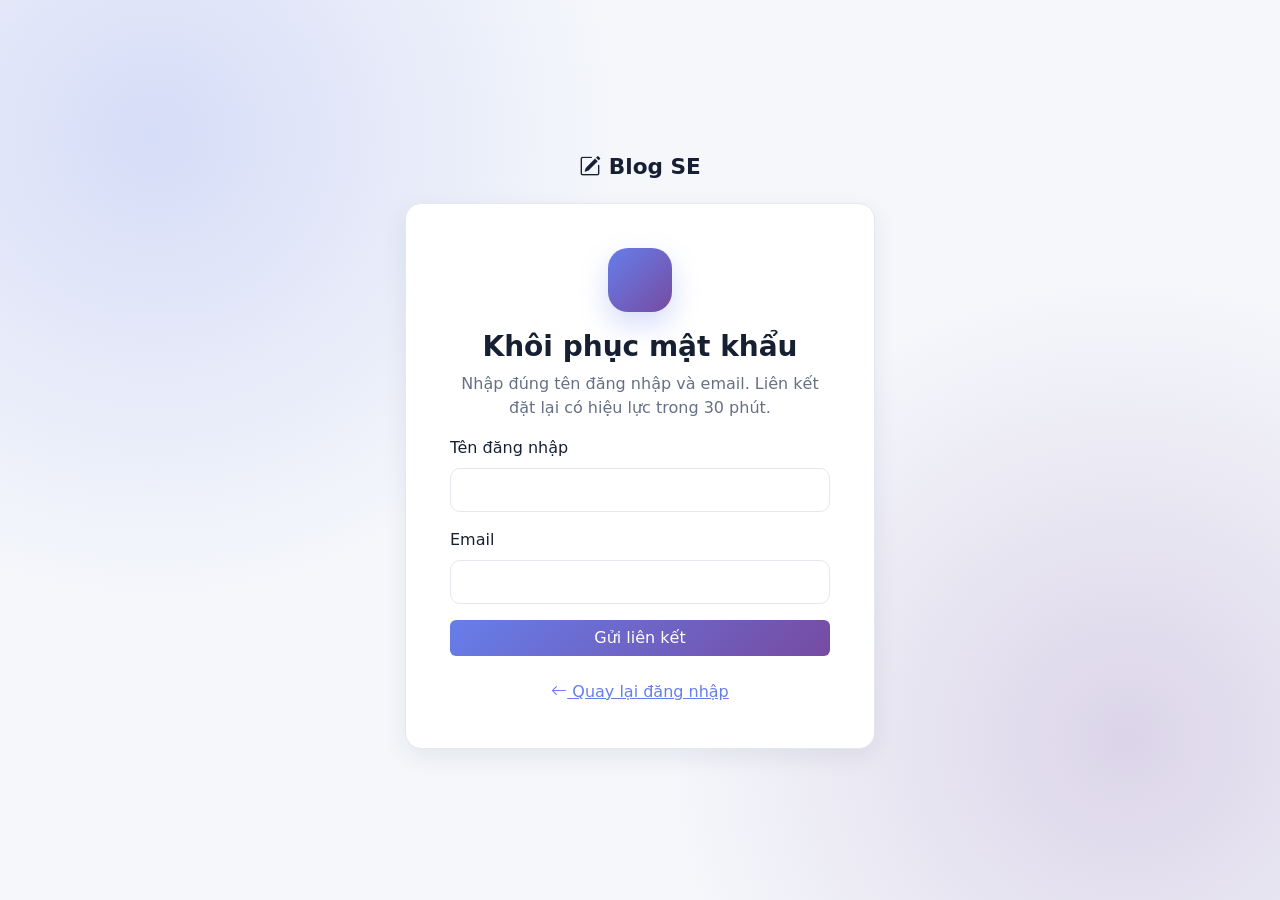
<file: src/main/webapp/forgot-password.html>
<!DOCTYPE html>
<html lang="vi">

<head>
    <meta charset="utf-8" />
    <meta content="width=device-width, initial-scale=1.0" name="viewport" />
    <title>
        Quên mật khẩu - Blog SE
    </title>
    <link href="https://cdn.jsdelivr.net/npm/bootstrap@5.3.3/dist/css/bootstrap.min.css" rel="stylesheet" />
    <link href="https://cdn.jsdelivr.net/npm/bootstrap-icons@1.11.3/font/bootstrap-icons.css" rel="stylesheet" />
    <link href="css/app.css?v=20260806" rel="stylesheet" />
    <link href="css/pages/auth.css?v=20260806" rel="stylesheet" />
</head>

<body class="auth-page">
    <main class="auth-shell">
        <a class="auth-brand" href="index.html">
            <i class="bi bi-pencil-square">
            </i>
            Blog SE
        </a>
        <section class="auth-card app-card">
            <div class="auth-icon">
                <i class="bi bi-envelope-lock">
                </i>
            </div>
            <h1 class="h3 fw-bold text-center">
                Khôi phục mật khẩu
            </h1>
            <p class="text-muted text-center">
                Nhập đúng tên đăng nhập và email. Liên kết đặt lại có hiệu lực trong 30 phút.
            </p>
            <div class="alert d-none" id="formMessage">
            </div>
            <form id="forgotForm" novalidate="">
                <label class="form-label" for="username">
                    Tên đăng nhập
                </label>
                <input autocomplete="username" class="form-control mb-3" id="username" maxlength="50" required=""
                    type="text" />
                <label class="form-label" for="email">
                    Email
                </label>
                <input autocomplete="email" class="form-control mb-3" id="email" maxlength="100" required=""
                    type="email" />
                <button class="btn btn-gradient w-100" type="submit">
                    Gửi liên kết
                </button>
            </form>
            <div class="dev-reset-panel d-none mt-3" id="devResetPanel">
                <strong>
                    Chế độ phát triển:
                </strong>
                <p class="small mb-2">
                    SMTP chưa được cấu hình. Dùng liên kết thử nghiệm bên dưới.
                </p>
                <a class="btn btn-sm btn-outline-primary" href="#" id="devResetLink">
                    Mở trang đặt lại
                </a>
            </div>
            <p class="text-center mt-4 mb-0">
                <a href="login.html">
                    <i class="bi bi-arrow-left">
                    </i>
                    Quay lại đăng nhập
                </a>
            </p>
        </section>
    </main>
    <script src="https://cdn.jsdelivr.net/npm/bootstrap@5.3.3/dist/js/bootstrap.bundle.min.js">
    </script>
    <script src="js/app.js?v=20260816-account-status">
    </script>
    <script src="js/forgot-password.js?v=20260806">
    </script>
</body>

</html>
</file>
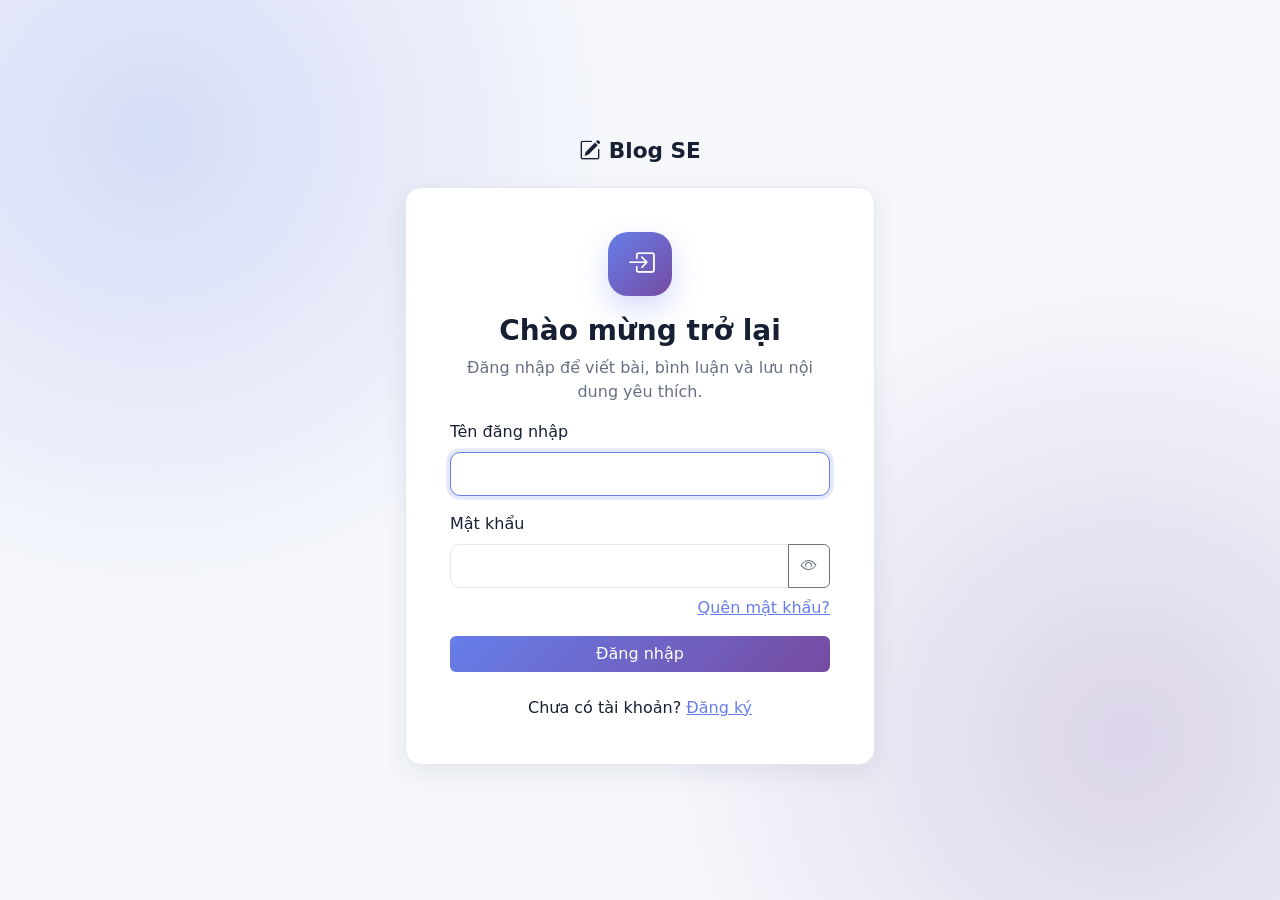
<file: src/main/webapp/login.html>
<!DOCTYPE html>
<html lang="vi">

<head>
    <meta charset="UTF-8">
    <meta name="viewport" content="width=device-width, initial-scale=1.0">
    <title>Đăng nhập - Blog SE</title>
    <link rel="stylesheet" href="https://cdn.jsdelivr.net/npm/bootstrap@5.3.3/dist/css/bootstrap.min.css">
    <link rel="stylesheet" href="https://cdn.jsdelivr.net/npm/bootstrap-icons@1.11.3/font/bootstrap-icons.css">
    <link rel="stylesheet" href="css/app.css?v=20260806">
    <link rel="stylesheet" href="css/pages/auth.css?v=20260806">
</head>

<body class="auth-page">
    <main class="auth-shell">
        <a class="auth-brand" href="index.html"><i class="bi bi-pencil-square"></i> Blog SE</a>
        <section class="auth-card app-card">
            <div class="auth-icon"><i class="bi bi-box-arrow-in-right"></i></div>
            <h1 class="h3 fw-bold text-center">Chào mừng trở lại</h1>
            <p class="text-muted text-center">Đăng nhập để viết bài, bình luận và lưu nội dung yêu thích.</p>
            <div id="formMessage" class="alert d-none" role="alert"></div>
            <form id="loginForm" autocomplete="on" novalidate>
                <label class="form-label" for="username">Tên đăng nhập</label>
                <input id="username" name="username" class="form-control mb-3" type="text" minlength="3" maxlength="50"
                    autocomplete="username" required autofocus>
                <label class="form-label" for="password">Mật khẩu</label>
                <div class="input-group mb-2"><input id="password" name="password" class="form-control" type="password"
                        maxlength="72" autocomplete="current-password" required><button
                        class="btn btn-outline-secondary" type="button" data-password-toggle="password"
                        aria-label="Hiện mật khẩu"><i class="bi bi-eye"></i></button></div>
                <div class="d-flex justify-content-end mb-3"><a href="forgot-password.html">Quên mật khẩu?</a></div>
                <button class="btn btn-gradient w-100" type="submit">Đăng nhập</button>
            </form>
            <p class="text-center mt-4 mb-0">Chưa có tài khoản? <a href="register.html">Đăng ký</a></p>
        </section>
    </main>
    <script src="https://cdn.jsdelivr.net/npm/bootstrap@5.3.3/dist/js/bootstrap.bundle.min.js"></script>
    <script src="js/app.js?v=20260816-account-status"></script>
    <script src="js/login.js?v=20260807-2208"></script>
</body>

</html>
</file>
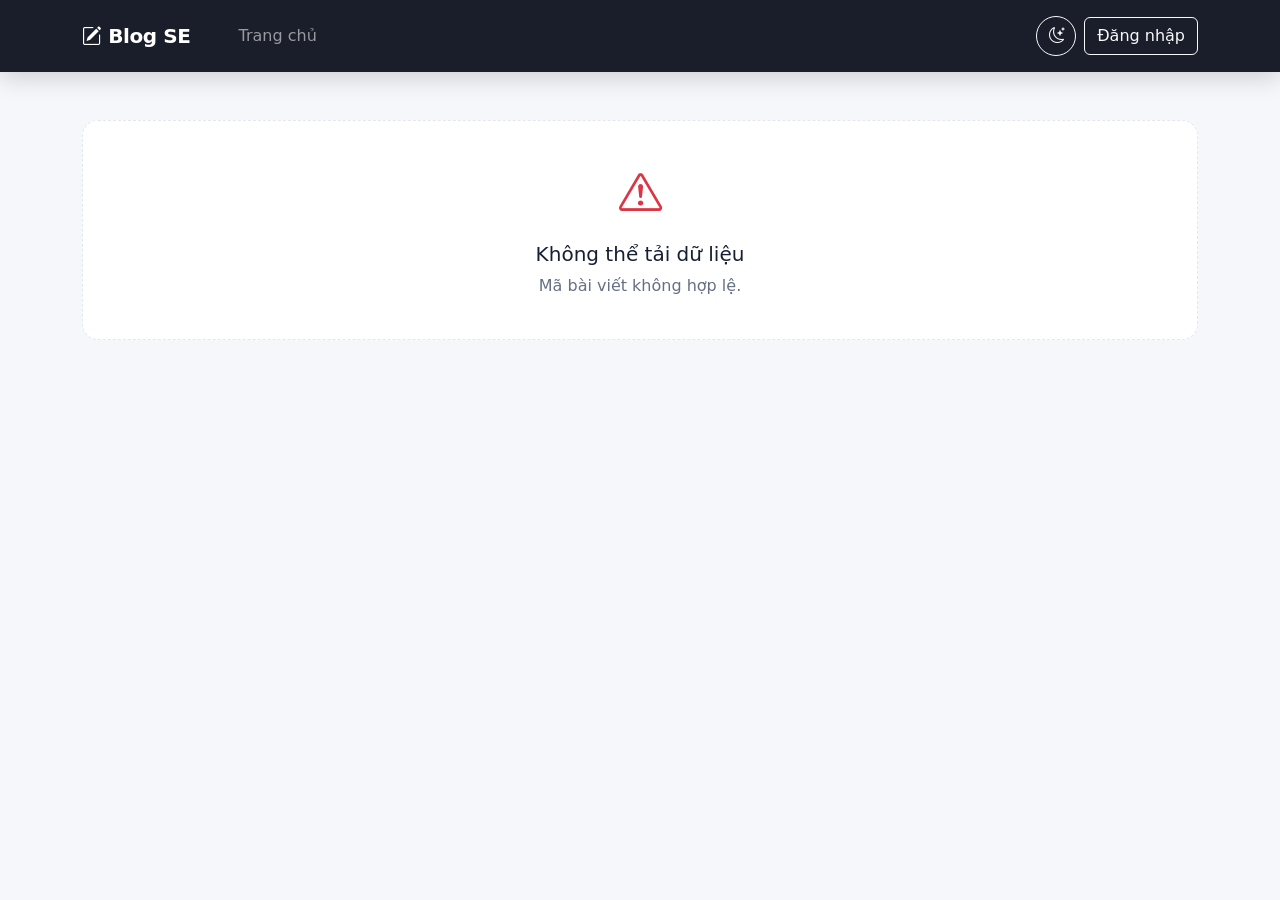
<file: src/main/webapp/post-detail.html>
<!DOCTYPE html>
<html lang="vi">

<head>
    <meta charset="UTF-8">
    <meta name="viewport" content="width=device-width, initial-scale=1.0">
    <title>Chi tiết bài viết - Blog SE</title>
    <link href="https://cdn.jsdelivr.net/npm/bootstrap@5.3.3/dist/css/bootstrap.min.css" rel="stylesheet">
    <link href="https://cdn.jsdelivr.net/npm/bootstrap-icons@1.11.3/font/bootstrap-icons.css" rel="stylesheet">
    <link href="css/app.css?v=20260806" rel="stylesheet">
    <link href="css/pages/post-detail.css?v=20260806" rel="stylesheet">
</head>

<body>
    <div class="reading-progress" id="readingProgress" aria-hidden="true"></div>
    <nav class="navbar navbar-expand-lg navbar-dark app-navbar">
        <div class="container">
            <a class="navbar-brand fw-bold" href="index.html"><i class="bi bi-pencil-square"></i> Blog SE</a>
            <button class="navbar-toggler" type="button" data-bs-toggle="collapse" data-bs-target="#detailNavbar"
                aria-label="Mở menu"><span class="navbar-toggler-icon"></span></button>
            <div class="collapse navbar-collapse" id="detailNavbar">
                <ul class="navbar-nav me-auto ms-lg-4">
                    <li class="nav-item"><a class="nav-link" href="index.html">Trang chủ</a></li>
                    <li class="nav-item"><a class="nav-link d-none" data-auth="user" data-role="USER"
                            href="history.html">Đã xem</a></li>
                </ul>
                <div class="navbar-actions" data-navbar-actions>
                    <img class="nav-user-avatar d-none" data-user-avatar alt="Ảnh đại diện">
                    <span class="text-white nav-user-name d-none" data-user-name></span>
                    <button class="btn btn-outline-light theme-toggle" type="button" data-action="toggle-theme"
                        aria-label="Đổi giao diện"><i class="bi bi-moon-stars"></i></button>
                    <a class="btn btn-outline-light" data-auth="guest" href="login.html">Đăng nhập</a>
                    <a class="btn btn-light d-none" data-auth="user" href="dashboard.html">Dashboard</a>
                    <button class="btn btn-danger d-none" data-auth="user" data-action="logout" type="button">Đăng
                        xuất</button>
                </div>
            </div>
        </div>
    </nav>

    <main class="main-content container py-4 py-lg-5" id="postPage">
        <div id="postContent"> </div>
        <section class="mt-5" id="relatedSection" aria-labelledby="relatedHeading">
            <div class="section-heading">
                <div>
                    <p class="text-uppercase small fw-semibold text-primary mb-1">Tiếp tục khám phá</p>
                    <h2 class="h3 mb-0" id="relatedHeading">Bài viết liên quan</h2>
                </div>
            </div>
            <div class="row g-4" id="relatedPosts"></div>
        </section>
    </main>

    <button class="back-to-top d-none" id="backToTop" type="button" aria-label="Quay lại đầu trang"><i
            class="bi bi-arrow-up"></i></button>

    <div class="modal fade" id="reportModal" tabindex="-1" aria-hidden="true">
        <div class="modal-dialog modal-dialog-centered">
            <div class="modal-content">
                <form id="reportForm">
                    <div class="modal-header">
                        <h5 class="modal-title">Báo cáo nội dung</h5><button class="btn-close" type="button"
                            data-bs-dismiss="modal"></button>
                    </div>
                    <div class="modal-body"><input type="hidden" id="reportTarget" value="post"><input type="hidden"
                            id="reportTargetId"><label class="form-label" for="reportReason">Lý do báo
                            cáo</label><textarea class="form-control" id="reportReason" rows="5" maxlength="255"
                            required></textarea>
                        <div class="char-count"><span id="reportCount">0</span>/255</div>
                    </div>
                    <div class="modal-footer"><button class="btn btn-secondary" type="button"
                            data-bs-dismiss="modal">Hủy</button><button class="btn btn-danger" type="submit">Gửi báo
                            cáo</button></div>
                </form>
            </div>
        </div>
    </div>

    <div class="modal fade" id="editPostModal" tabindex="-1" aria-hidden="true">
        <div class="modal-dialog modal-xl modal-dialog-scrollable">
            <div class="modal-content">
                <form id="editPostForm">
                    <div class="modal-header">
                        <h5 class="modal-title">Chỉnh sửa bài viết</h5><button class="btn-close" type="button"
                            data-bs-dismiss="modal"></button>
                    </div>
                    <div class="modal-body"><input type="hidden" id="editPostId">
                        <div class="row g-4">
                            <div class="col-lg-8">
                                <div class="mb-3"><label class="form-label" for="editTitle">Tiêu đề</label><input
                                        class="form-control" id="editTitle" maxlength="255" required></div>
                                <div class="mb-3"><label class="form-label" for="editSummary">Tóm tắt</label><textarea
                                        class="form-control" id="editSummary" rows="3" maxlength="500"></textarea></div>
                                <label class="form-label" for="editContent">Nội dung Markdown</label>
                                <div class="editor-toolbar" data-editor-target="editContent"><button
                                        class="btn btn-sm btn-outline-secondary" type="button"
                                        data-editor-command="heading"><i class="bi bi-type-h2"></i></button><button
                                        class="btn btn-sm btn-outline-secondary" type="button"
                                        data-editor-command="bold"><i class="bi bi-type-bold"></i></button><button
                                        class="btn btn-sm btn-outline-secondary" type="button"
                                        data-editor-command="italic"><i class="bi bi-type-italic"></i></button><button
                                        class="btn btn-sm btn-outline-secondary" type="button"
                                        data-editor-command="code"><i class="bi bi-code-slash"></i></button><button
                                        class="btn btn-sm btn-outline-secondary" type="button"
                                        data-editor-command="list"><i class="bi bi-list-ul"></i></button></div><textarea
                                    class="form-control editor-textarea" id="editContent" maxlength="100000"
                                    required></textarea>
                            </div>
                            <div class="col-lg-4">
                                <div class="app-card p-3 mb-3"><label class="form-label" for="editCategory">Danh
                                        mục</label><select class="form-select" id="editCategory" required></select>
                                </div>
                                <div class="app-card p-3 mb-3">
                                    <label class="form-label" for="editThumbnailFile">Ảnh thumbnail</label>
                                    <input type="hidden" id="editThumbnail">
                                    <input class="form-control" id="editThumbnailFile" type="file"
                                        accept="image/jpeg,image/png,image/webp">
                                    <div class="form-text">JPG, PNG hoặc WebP, tối đa 5 MB.</div>
                                    <div class="thumbnail-upload-status small mt-2" id="editThumbnailStatus"
                                        aria-live="polite"></div>
                                    <div class="mt-3" id="editThumbnailPreview"></div>
                                    <button class="btn btn-sm btn-outline-danger mt-2 d-none" id="editThumbnailRemove"
                                        type="button"><i class="bi bi-trash"></i> Xóa ảnh</button>
                                </div>
                                <div class="app-card p-3">
                                    <div class="form-label">Thẻ bài viết</div>
                                    <div class="tag-picker" id="editTagPicker"></div>
                                </div>
                            </div>
                        </div>
                    </div>
                    <div class="modal-footer"><button class="btn btn-secondary" type="button"
                            data-bs-dismiss="modal">Hủy</button><button class="btn btn-primary" type="submit">Cập
                            nhật</button></div>
                </form>
            </div>
        </div>
    </div>

    <script src="https://cdn.jsdelivr.net/npm/bootstrap@5.3.3/dist/js/bootstrap.bundle.min.js"></script>
    <script src="js/app.js?v=20260816-account-status"></script>
    <script src="js/post-detail.js?v=20260808-viewonly-roles"></script>
</body>

</html>
</file>
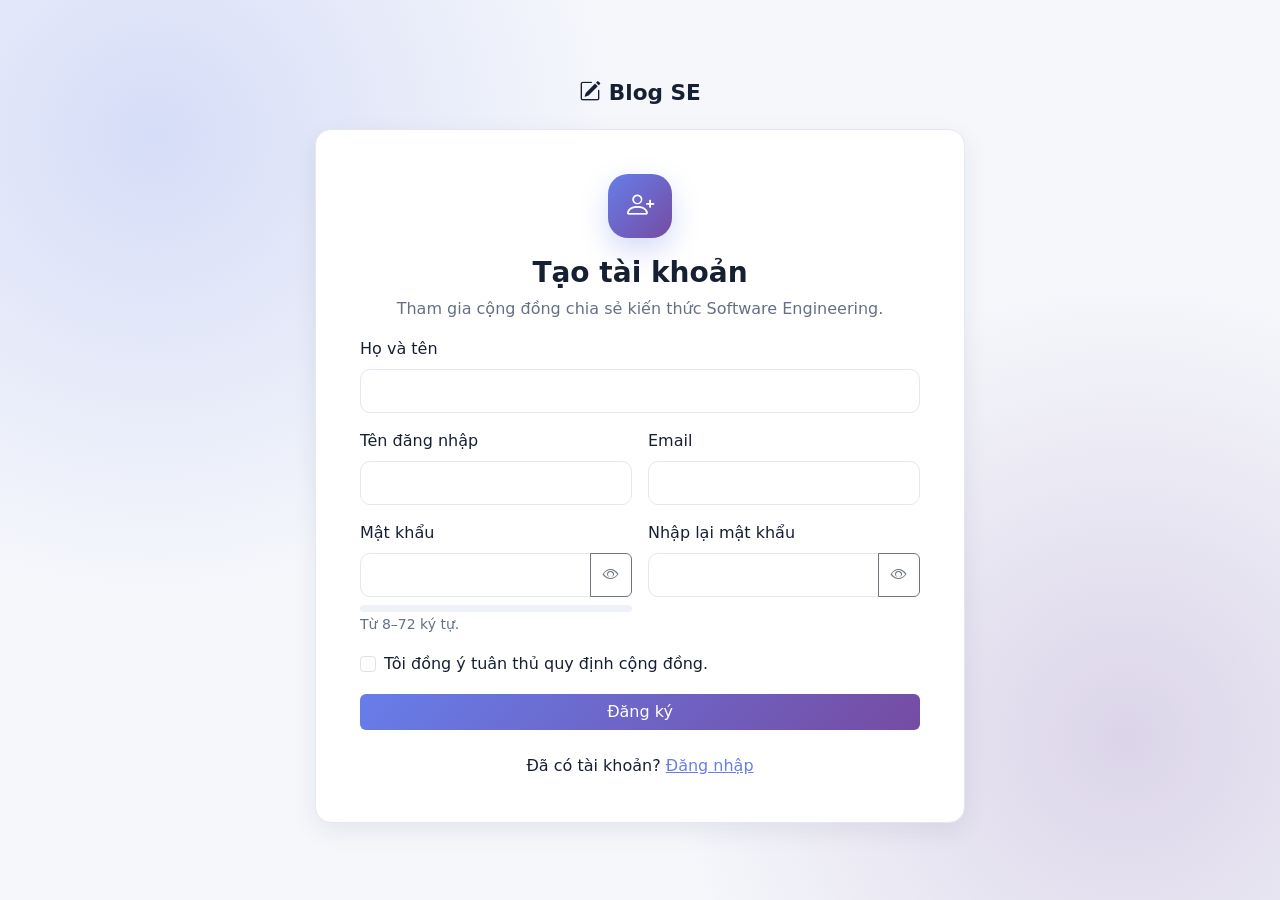
<file: src/main/webapp/register.html>
<!DOCTYPE html>
<html lang="vi">

<head>
    <meta charset="UTF-8">
    <meta name="viewport" content="width=device-width, initial-scale=1.0">
    <title>Đăng ký - Blog SE</title>
    <link rel="stylesheet" href="https://cdn.jsdelivr.net/npm/bootstrap@5.3.3/dist/css/bootstrap.min.css">
    <link rel="stylesheet" href="https://cdn.jsdelivr.net/npm/bootstrap-icons@1.11.3/font/bootstrap-icons.css">
    <link rel="stylesheet" href="css/app.css?v=20260806">
    <link rel="stylesheet" href="css/pages/auth.css?v=20260806">
</head>

<body class="auth-page">
    <main class="auth-shell">
        <a class="auth-brand" href="index.html"><i class="bi bi-pencil-square"></i> Blog SE</a>
        <section class="auth-card app-card auth-card-wide">
            <div class="auth-icon"><i class="bi bi-person-plus"></i></div>
            <h1 class="h3 fw-bold text-center">Tạo tài khoản</h1>
            <p class="text-muted text-center">Tham gia cộng đồng chia sẻ kiến thức Software Engineering.</p>
            <div id="formMessage" class="alert d-none" role="alert"></div>
            <form id="registerForm" autocomplete="off" novalidate>
                <div class="row g-3">
                    <div class="col-12"><label class="form-label" for="fullName">Họ và tên</label><input id="fullName"
                            class="form-control" type="text" maxlength="100" autocomplete="name" required></div>
                    <div class="col-md-6"><label class="form-label" for="username">Tên đăng nhập</label><input
                            id="username" class="form-control" type="text" minlength="3" maxlength="50"
                            autocomplete="username" required></div>
                    <div class="col-md-6"><label class="form-label" for="email">Email</label><input id="email"
                            class="form-control" type="email" maxlength="100" autocomplete="email" required></div>
                    <div class="col-md-6"><label class="form-label" for="password">Mật khẩu</label>
                        <div class="input-group"><input id="password" class="form-control" type="password" minlength="8"
                                maxlength="72" autocomplete="new-password" required><button
                                class="btn btn-outline-secondary" type="button" data-password-toggle="password"><i
                                    class="bi bi-eye"></i></button></div>
                        <div class="password-strength mt-2"><span id="strengthBar"></span></div><small id="strengthText"
                            class="text-muted">Từ 8–72 ký tự.</small>
                    </div>
                    <div class="col-md-6"><label class="form-label" for="confirmPassword">Nhập lại mật khẩu</label>
                        <div class="input-group"><input id="confirmPassword" class="form-control" type="password"
                                minlength="8" maxlength="72" autocomplete="new-password" required><button
                                class="btn btn-outline-secondary" type="button"
                                data-password-toggle="confirmPassword"><i class="bi bi-eye"></i></button></div>
                    </div>
                </div>
                <div class="form-check mt-3"><input id="terms" class="form-check-input" type="checkbox" required><label
                        class="form-check-label" for="terms">Tôi đồng ý tuân thủ quy định cộng đồng.</label></div>
                <button class="btn btn-gradient w-100 mt-3" type="submit">Đăng ký</button>
            </form>
            <p class="text-center mt-4 mb-0">Đã có tài khoản? <a href="login.html">Đăng nhập</a></p>
        </section>
    </main>
    <script src="https://cdn.jsdelivr.net/npm/bootstrap@5.3.3/dist/js/bootstrap.bundle.min.js"></script>
    <script src="js/app.js?v=20260816-account-status"></script>
    <script src="js/register.js?v=20260806"></script>
</body>

</html>
</file>
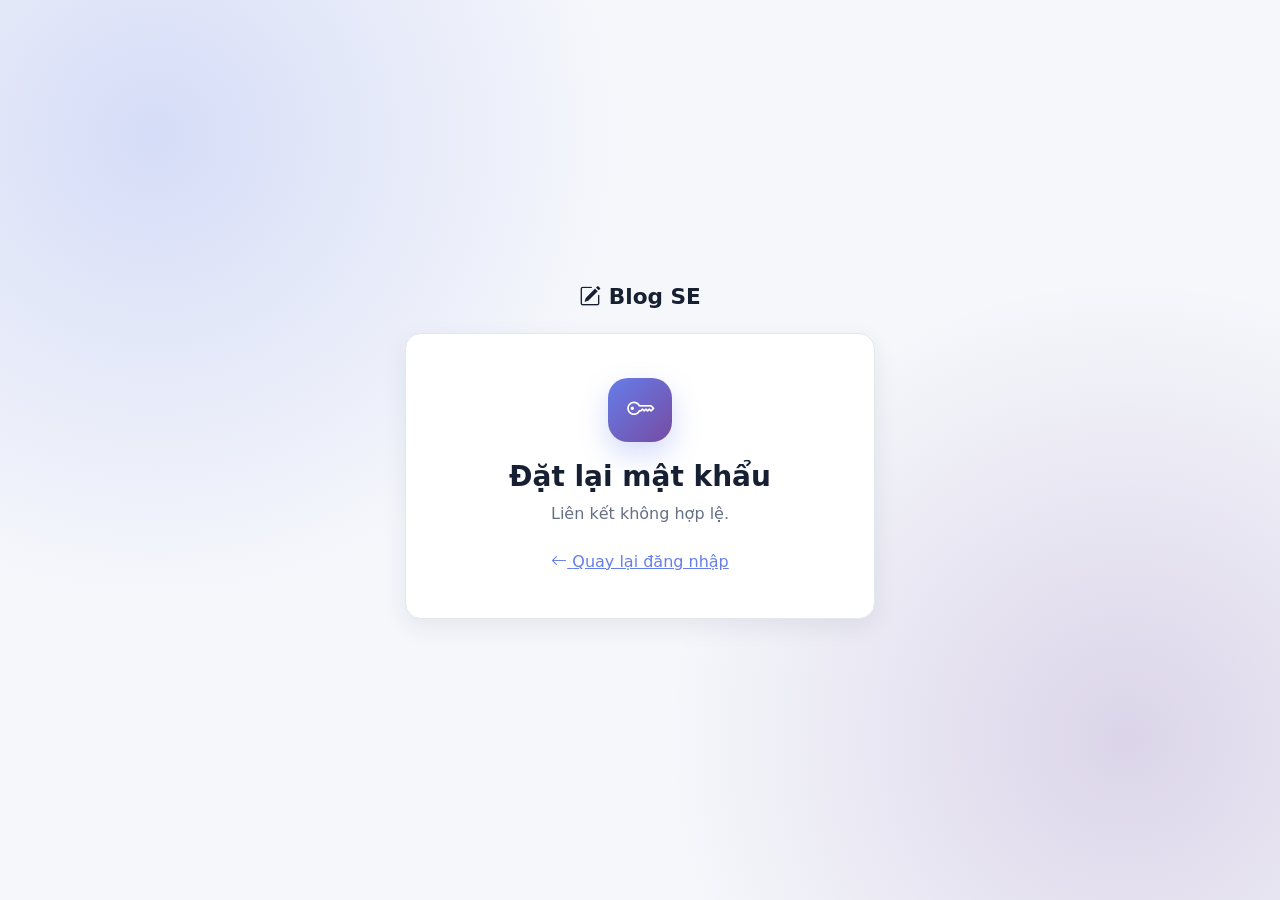
<file: src/main/webapp/reset-password.html>
<!DOCTYPE html>
<html lang="vi">

<head>
    <meta charset="utf-8" />
    <meta content="width=device-width, initial-scale=1.0" name="viewport" />
    <title>
        Đặt lại mật khẩu - Blog SE
    </title>
    <link href="https://cdn.jsdelivr.net/npm/bootstrap@5.3.3/dist/css/bootstrap.min.css" rel="stylesheet" />
    <link href="https://cdn.jsdelivr.net/npm/bootstrap-icons@1.11.3/font/bootstrap-icons.css" rel="stylesheet" />
    <link href="css/app.css?v=20260806" rel="stylesheet" />
    <link href="css/pages/auth.css?v=20260806" rel="stylesheet" />
</head>

<body class="auth-page">
    <main class="auth-shell">
        <a class="auth-brand" href="index.html">
            <i class="bi bi-pencil-square">
            </i>
            Blog SE
        </a>
        <section class="auth-card app-card">
            <div class="auth-icon">
                <i class="bi bi-key">
                </i>
            </div>
            <h1 class="h3 fw-bold text-center">
                Đặt lại mật khẩu
            </h1>
            <p class="text-muted text-center" id="tokenStatus">
                Đang kiểm tra liên kết...
            </p>
            <div class="alert d-none" id="formMessage">
            </div>
            <form class="d-none" id="resetForm" novalidate="">
                <label class="form-label" for="newPassword">
                    Mật khẩu mới
                </label>
                <div class="input-group mb-2">
                    <input autocomplete="new-password" class="form-control" id="newPassword" maxlength="72"
                        minlength="8" required="" type="password" />
                    <button class="btn btn-outline-secondary" data-password-toggle="newPassword" type="button">
                        <i class="bi bi-eye">
                        </i>
                    </button>
                </div>
                <div class="password-strength mb-1">
                    <span id="strengthBar">
                    </span>
                </div>
                <small class="text-muted" id="strengthText">
                    Từ 8–72 ký tự.
                </small>
                <label class="form-label mt-3" for="confirmPassword">
                    Nhập lại mật khẩu
                </label>
                <div class="input-group mb-3">
                    <input autocomplete="new-password" class="form-control" id="confirmPassword" maxlength="72"
                        minlength="8" required="" type="password" />
                    <button class="btn btn-outline-secondary" data-password-toggle="confirmPassword" type="button">
                        <i class="bi bi-eye">
                        </i>
                    </button>
                </div>
                <button class="btn btn-gradient w-100" type="submit">
                    Đổi mật khẩu
                </button>
            </form>
            <p class="text-center mt-4 mb-0">
                <a href="login.html">
                    <i class="bi bi-arrow-left">
                    </i>
                    Quay lại đăng nhập
                </a>
            </p>
        </section>
    </main>
    <script src="https://cdn.jsdelivr.net/npm/bootstrap@5.3.3/dist/js/bootstrap.bundle.min.js">
    </script>
    <script src="js/app.js?v=20260816-account-status">
    </script>
    <script src="js/reset-password.js?v=20260806">
    </script>
</body>

</html>
</file>
<file: src/main/webapp/css/app.css>
@import url("./variables.css");
@import url("./base.css");
@import url("./components/navbar.css");
@import url("./components/notification.css");
@import url("./components/cards.css");
@import url("./components/forms.css");
@import url("./components/states.css");
@import url("./components/modals.css");
</file>
<file: src/main/webapp/css/pages/auth.css>
.auth-page {
	min-height: 100vh;
	background:
		radial-gradient(
			circle at 12% 15%,
			rgba(var(--primary-rgb), 0.22),
			transparent 34%
		),
		radial-gradient(
			circle at 88% 82%,
			rgba(var(--secondary-rgb), 0.2),
			transparent 34%
		),
		var(--bg-body);
}
.auth-shell {
	min-height: 100vh;
	display: grid;
	place-items: center;
	align-content: center;
	gap: 20px;
	padding: 28px 16px;
}
.auth-brand {
	color: var(--text-color);
	text-decoration: none;
	font-size: 1.35rem;
	font-weight: 800;
}
.auth-card {
	width: min(100%, 470px);
	padding: clamp(24px, 5vw, 44px);
}
.auth-card-wide {
	width: min(100%, 650px);
}
.auth-icon {
	width: 64px;
	height: 64px;
	margin: 0 auto 18px;
	display: grid;
	place-items: center;
	border-radius: 20px;
	color: #fff;
	font-size: 1.7rem;
	background: linear-gradient(
		135deg,
		var(--primary-color),
		var(--secondary-color)
	);
	box-shadow: 0 12px 28px rgba(var(--primary-rgb), 0.28);
}
.dev-reset-panel {
	padding: 14px;
	border: 1px dashed var(--warning);
	border-radius: 12px;
	background: rgba(245, 158, 11, 0.09);
}
.password-strength {
	height: 7px;
	overflow: hidden;
	border-radius: 999px;
	background: var(--bg-muted);
}
.password-strength span {
	display: block;
	height: 100%;
	width: 0;
	transition: 0.2s ease;
}
.password-strength .strength-1 {
	width: 25%;
	background: #dc3545;
}
.password-strength .strength-2 {
	width: 50%;
	background: #f59e0b;
}
.password-strength .strength-3 {
	width: 75%;
	background: #0ea5e9;
}
.password-strength .strength-4 {
	width: 100%;
	background: #198754;
}
</file>
<file: src/main/webapp/css/pages/post-detail.css>
.reading-progress {
	position: fixed;
	z-index: 13010;
	top: 0;
	left: 0;
	height: 4px;
	width: 0;
	background: linear-gradient(
		90deg,
		var(--primary-color),
		var(--secondary-color)
	);
}
.article-shell {
	display: grid;
	grid-template-columns: minmax(0, 1fr) 270px;
	gap: 28px;
	align-items: start;
}
.article-card {
	padding: clamp(22px, 4vw, 52px);
}
.article-title {
	font-size: clamp(2rem, 5vw, 4rem);
	line-height: 1.08;
	letter-spacing: -0.04em;
}
.article-cover {
	width: 100%;
	max-height: 540px;
	object-fit: cover;
	border-radius: var(--radius-md);
}
.article-author {
	display: flex;
	align-items: center;
	gap: 12px;
}
.article-author img,
.comment-avatar {
	width: 46px;
	height: 46px;
	object-fit: cover;
	border-radius: 50%;
}
.article-content {
	font-size: 1.08rem;
	line-height: 1.82;
}
.article-content h2,
.article-content h3 {
	scroll-margin-top: 100px;
	margin-top: 2em;
}
.article-content pre {
	overflow-x: auto;
	padding: 18px;
	color: #e7eaff;
	border-radius: 12px;
	background: #121729;
}
.article-content code {
	padding: 0.15em 0.35em;
	border-radius: 5px;
	background: var(--bg-muted);
}
.article-content pre code {
	padding: 0;
	background: transparent;
}
.article-toc {
	position: sticky;
	top: calc(var(--nav-height) + 20px);
	padding: 18px;
}
.article-toc a {
	display: block;
	padding: 7px 0;
	color: var(--text-muted);
	text-decoration: none;
}
.article-toc a:hover {
	color: var(--primary-color);
}
.article-actions {
	display: flex;
	flex-wrap: wrap;
	gap: 10px;
}
.comment-box {
	padding: 16px;
	border: 1px solid var(--border-color);
	border-radius: var(--radius-sm);
	background: var(--bg-surface);
}
.comment-reply {
	margin-left: 44px;
	border-left: 3px solid rgba(var(--primary-rgb), 0.25);
}
.back-to-top {
	position: fixed;
	z-index: 11000;
	right: 20px;
	bottom: 20px;
	width: 44px;
	height: 44px;
	display: grid;
	place-items: center;
	border: 0;
	border-radius: 50%;
	color: #fff;
	background: var(--primary-color);
	box-shadow: var(--shadow-md);
}
@media (max-width: 991.98px) {
	.article-shell {
		grid-template-columns: 1fr;
	}
	.article-toc {
		position: static;
		order: -1;
	}
}
@media (max-width: 575.98px) {
	.comment-reply {
		margin-left: 18px;
	}
}
</file>
